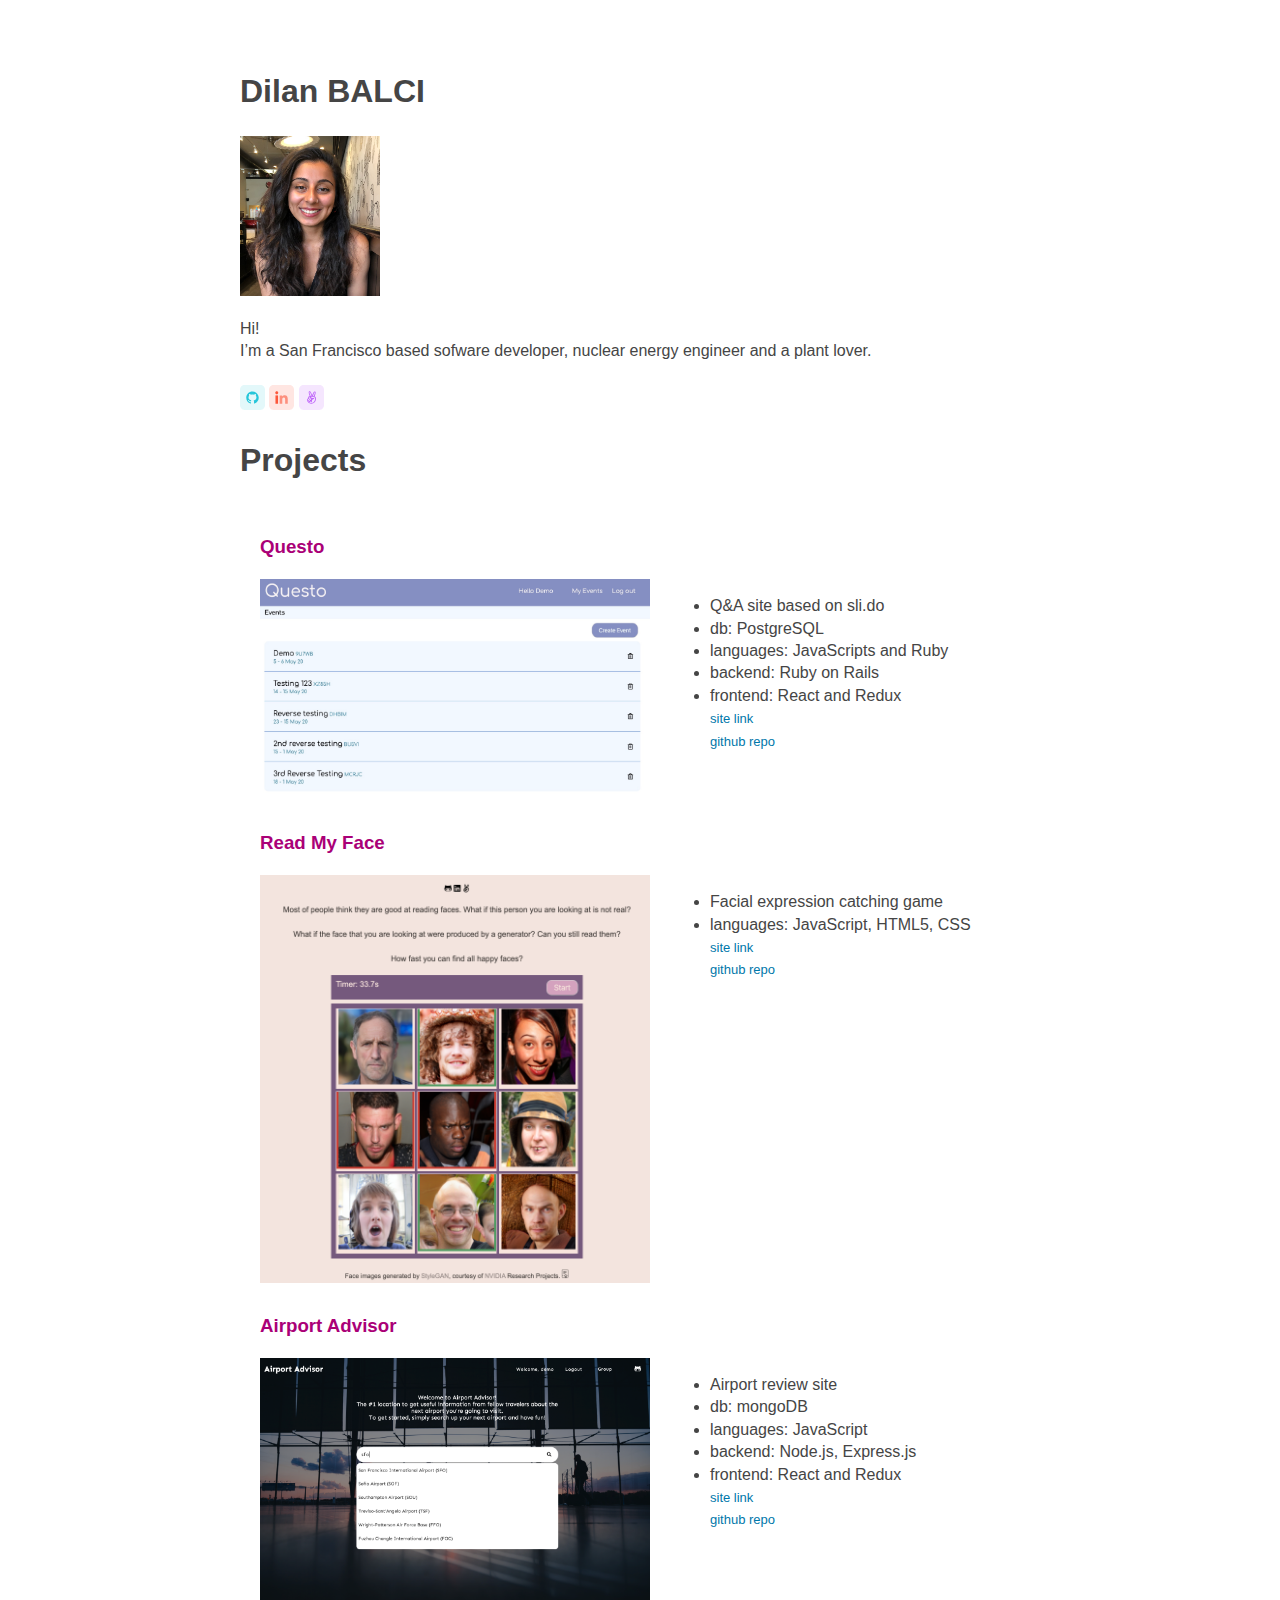
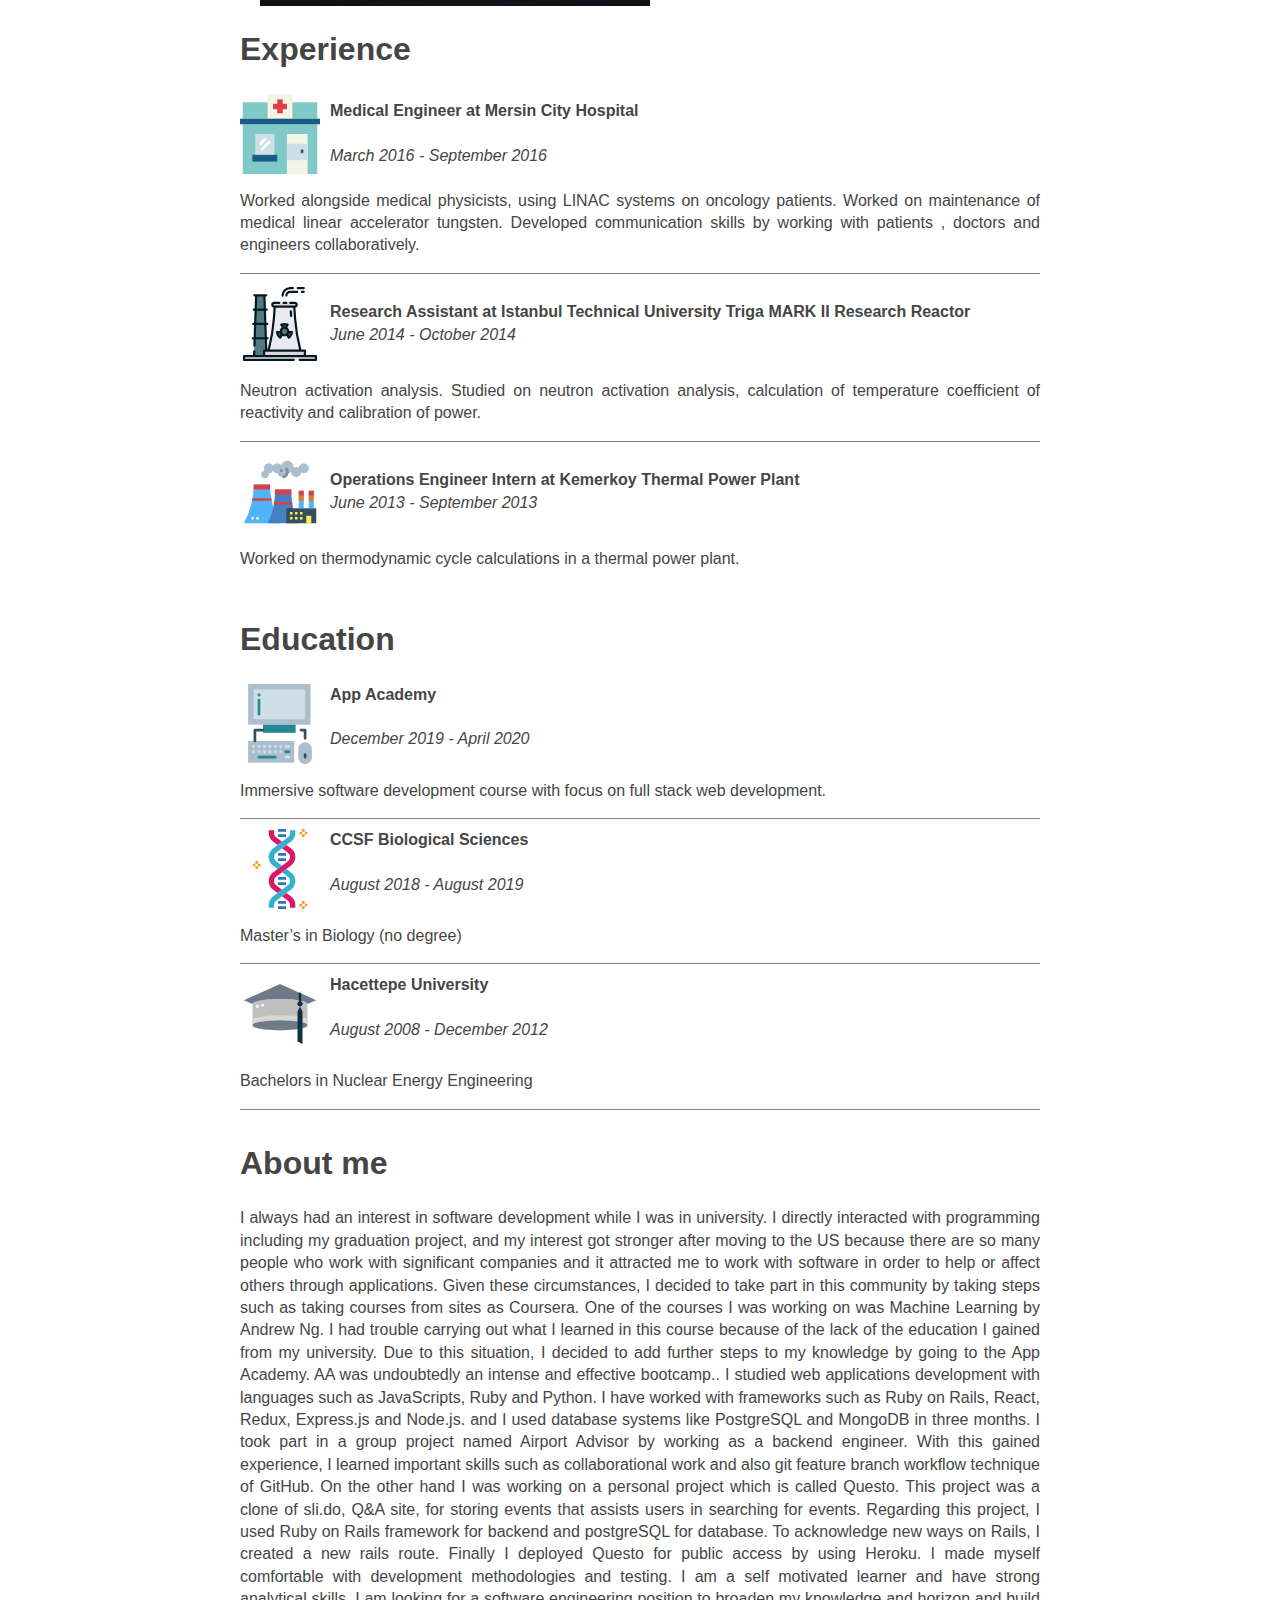
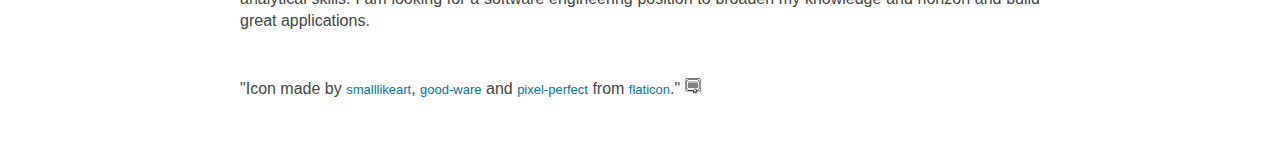
<file: index.html>
<!DOCTYPE html>
<html lang="en">
<head>
    <meta charset="UTF-8">
    <meta name="viewport" content="width=device-width, initial-scale=1.0">
    <title>Dilan Balci</title>
    <link rel="stylesheet" href="main.css">
    <script src="main.js"></script>
    <link rel="icon" type="image/png" href="images/trinity.png">
</head>

<body>
        <!-- ICONS -->
        <svg style="display: none;">
            <defs>
                <symbol id="icon-power_plant">
                    <g>
                        <g>
                            <path d="m42.43 117h-20l.521-15.049 2.895-83.759h13.168l2.895 83.759z" fill="#537980" />
                            <path
                                d="m88.188 55.71-1.847-25.518h-30.322l-1.846 25.518a268.461 268.461 0 0 1 -9.016 52.19l-2.727 9.85h57.5l-2.73-9.85a268.3 268.3 0 0 1 -9.012-52.19z"
                                fill="#eaeaf0" />
                            <path d="m6.5 115.5h115v6h-115z" fill="#eaeaf0" />
                            <path d="m38.553 106.5h65.255v9h-65.255z" fill="#d8d8d8" />
                            <rect fill="#d8d8d8" height="6" rx="3" width="39" x="51.68" y="30.192" />
                            <path
                                d="m69.1 70.37-3.02-5.23a5.054 5.054 0 0 1 .53-.24 12.053 12.053 0 0 1 9.14 0 5.054 5.054 0 0 1 .53.24l-3.02 5.23a6.031 6.031 0 0 0 -4.16 0z"
                                fill="#385b60" />
                            <path
                                d="m67.34 80.61-3.02 5.23a11.673 11.673 0 0 1 -1.62-1.36 11.827 11.827 0 0 1 -3.47-7.47h6.04a6 6 0 0 0 2.07 3.6z"
                                fill="#385b60" />
                            <circle cx="71.18" cy="76" fill="#537980" r="6" />
                            <path
                                d="m83.14 77.01a11.994 11.994 0 0 1 -3.57 7.56 10.974 10.974 0 0 1 -1.53 1.27l-3.02-5.23a6 6 0 0 0 2.07-3.6z"
                                fill="#385b60" />
                        </g>
                        <g fill="#051720">
                            <path
                                d="m81.823 52.674c.043 0 .086 0 .129-.005a1.749 1.749 0 0 0 1.619-1.869l-.508-7.012a1.75 1.75 0 0 0 -3.491.252l.508 7.012a1.749 1.749 0 0 0 1.743 1.622z" />
                            <path
                                d="m80.18 14.25h11.391a1.75 1.75 0 0 0 0-3.5h-11.391a7.759 7.759 0 0 0 -7.75 7.75 1.75 1.75 0 0 0 3.5 0 4.255 4.255 0 0 1 4.25-4.25z" />
                            <path d="m102.055 10.75h-3.1a1.75 1.75 0 0 0 0 3.5h3.1a1.75 1.75 0 0 0 0-3.5z" />
                            <path d="m92.446 8.25h9.609a1.75 1.75 0 0 0 0-3.5h-9.609a1.75 1.75 0 0 0 0 3.5z" />
                            <path
                                d="m68.18 20.25a1.75 1.75 0 0 0 1.75-1.75 10.261 10.261 0 0 1 10.25-10.25h4.62a1.75 1.75 0 0 0 0-3.5h-4.62a13.766 13.766 0 0 0 -13.75 13.75 1.75 1.75 0 0 0 1.75 1.75z" />
                            <path
                                d="m121.5 113.75h-15.942v-7.25a1.75 1.75 0 0 0 -1.75-1.75h-5.632a267.875 267.875 0 0 1 -8.24-49.167l-1.291-17.74a4.75 4.75 0 0 0 -.965-9.4h-7.347a1.75 1.75 0 0 0 0 3.5h7.347a1.25 1.25 0 0 1 0 2.5h-33a1.25 1.25 0 0 1 0-2.5h8.153a1.75 1.75 0 0 0 0-3.5h-8.153a4.75 4.75 0 0 0 -.965 9.4l-1.291 17.741a267.055 267.055 0 0 1 -8.24 49.166h-.424l-.56-16.25h1.187a1.75 1.75 0 1 0 0-3.5h-1.311l-.671-19.353h1.189a1.75 1.75 0 0 0 0-3.5h-1.31l-.671-19.347h1.187a1.75 1.75 0 0 0 0-3.5h-1.308l-.67-19.353h1.192a1.75 1.75 0 0 0 0-3.5h-19.167a1.75 1.75 0 0 0 0 3.5h1.191l-.67 19.353h-1.311a1.75 1.75 0 0 0 0 3.5h1.19l-.67 19.352h-1.31a1.75 1.75 0 1 0 0 3.5h1.189l-.67 19.348h-1.309a1.75 1.75 0 0 0 0 3.5h1.188l-.356 10.271a1.75 1.75 0 0 0 3.5.122l.36-10.393h14.531l.563 16.25h-1.71a1.749 1.749 0 0 0 -1.75 1.75v7.25h-12.511l.208-6.021a1.75 1.75 0 0 0 -3.5-.121l-.212 6.142h-14.288a1.75 1.75 0 0 0 -1.75 1.75v6a1.75 1.75 0 0 0 1.75 1.75h79.5a1.75 1.75 0 0 0 0-3.5h-77.75v-2.5h111.5v2.5h-24.129a1.75 1.75 0 1 0 0 3.5h25.879a1.75 1.75 0 0 0 1.75-1.75v-6a1.75 1.75 0 0 0 -1.75-1.75zm-93.96-93.808h9.779l.671 19.358h-11.12zm-.791 22.858h11.362l.671 19.352h-12.7zm-1.461 42.2.67-19.353h12.942l.674 19.353zm30.628-29.163 1.3-17.9h27.927l1.3 17.894a271.4 271.4 0 0 0 8.119 48.914h-46.762a270.705 270.705 0 0 0 8.116-48.908zm-15.616 57.913v-5.5h61.755v5.5z" />
                            <path d="m74.18 28.442h-4.513a1.75 1.75 0 0 0 0 3.5h4.513a1.75 1.75 0 0 0 0-3.5z" />
                            <path
                                d="m83.14 75.26h-4.247a7.749 7.749 0 0 0 -3.222-5.565l2.125-3.68a1.749 1.749 0 0 0 -.7-2.422 6.327 6.327 0 0 0 -.682-.311 13.9 13.9 0 0 0 -10.434-.014 6.468 6.468 0 0 0 -.72.325 1.749 1.749 0 0 0 -.7 2.422l2.126 3.68a7.746 7.746 0 0 0 -3.222 5.565h-4.234a1.751 1.751 0 0 0 -1.745 1.887 13.624 13.624 0 0 0 3.978 8.571 13.293 13.293 0 0 0 1.865 1.563 1.747 1.747 0 0 0 .992.309 1.8 1.8 0 0 0 .386-.043 1.751 1.751 0 0 0 1.13-.832l2.122-3.675a7.666 7.666 0 0 0 6.444 0l2.122 3.675a1.755 1.755 0 0 0 1.132.832 1.726 1.726 0 0 0 .384.043 1.754 1.754 0 0 0 .994-.31 12.682 12.682 0 0 0 1.766-1.46 13.77 13.77 0 0 0 4.089-8.663 1.75 1.75 0 0 0 -1.744-1.9zm-13.187-6.913-1.316-2.28a10.339 10.339 0 0 1 5.086 0l-1.315 2.279c-.045-.008-.092 0-.137-.011a6.957 6.957 0 0 0 -2.181 0c-.046.007-.09.004-.137.012zm-6.1 14.808a10.168 10.168 0 0 1 -2.541-4.395h2.632c.007.019.019.037.027.056a7.643 7.643 0 0 0 .475 1c.026.045.055.088.082.133a7.614 7.614 0 0 0 .6.875c.014.017.024.038.038.055zm4.458-4.042c-.084-.079-.165-.159-.243-.244-.095-.1-.182-.212-.267-.324s-.149-.2-.215-.307-.134-.236-.195-.358-.114-.226-.159-.343-.084-.257-.121-.388a3.865 3.865 0 0 1 -.1-.384 4.2 4.2 0 0 1 -.081-.765 4.247 4.247 0 0 1 3.189-4.1c.086-.021.169-.052.256-.069a4.25 4.25 0 0 1 .736-.074h.139a4.25 4.25 0 0 1 .736.074c.086.017.17.048.255.069a4.185 4.185 0 0 1 3.112 4.865 3.87 3.87 0 0 1 -.1.384c-.037.131-.071.262-.12.388s-.1.23-.16.343-.123.243-.194.358-.14.207-.216.307a4.137 4.137 0 0 1 -.267.324c-.077.085-.159.165-.243.244a4.2 4.2 0 0 1 -5.744 0zm10.2 4.042-1.311-2.275c.014-.017.024-.038.038-.055a7.876 7.876 0 0 0 .6-.875c.026-.045.055-.088.081-.133a7.78 7.78 0 0 0 .476-1c.007-.019.019-.037.026-.056h2.633a10.327 10.327 0 0 1 -2.544 4.394z" />
                        </g>
                    </g>
                </symbol>
                <symbol id="icon-hospital">
                    <path d="m16 48h432v96h-432zm0 0" fill="#7fcac9" />
                    <path d="m160 0h144v144h-144zm0 0" fill="#f4f4e6" />
                    <path d="m16 176h432v288h-432zm0 0" fill="#7fcac9" />
                    <path d="m272 56h-24v-24h-32v24h-24v32h24v24h32v-24h24zm0 0" fill="#dd3e46" />
                    <path d="m0 144h464v32h-464zm0 0" fill="#195c85" />
                    <path d="m272 232h120v232h-120zm0 0" fill="#f4f4e6" />
                    <path d="m72 352h144v40h-144zm0 0" fill="#195c85" />
                    <path d="m88 232h112v120h-112zm0 0" fill="#cfdfe8" />
                    <path d="m272 288h120v96h-120zm0 0" fill="#cfdfe8" />
                    <path
                        d="m360 344c-4.417969 0-8-3.582031-8-8v-8c0-4.417969 3.582031-8 8-8s8 3.582031 8 8v8c0 4.417969-3.582031 8-8 8zm0 0"
                        fill="#195c85" />
                    <g fill="#fff">
                        <path
                            d="m120 296c-3.234375 0-6.152344-1.949219-7.390625-4.9375s-.550781-6.429688 1.734375-8.71875l24-24c3.140625-3.03125 8.128906-2.988281 11.214844.097656 3.085937 3.085938 3.128906 8.074219.097656 11.214844l-24 24c-1.5 1.5-3.535156 2.34375-5.65625 2.34375zm0 0" />
                        <path
                            d="m128 328c-3.234375 0-6.152344-1.949219-7.390625-4.9375s-.550781-6.429688 1.734375-8.71875l40-40c3.140625-3.03125 8.128906-2.988281 11.214844.097656 3.085937 3.085938 3.128906 8.074219.097656 11.214844l-40 40c-1.5 1.5-3.535156 2.34375-5.65625 2.34375zm0 0" />
                    </g>
                </symbol>
                <symbol id="icon-thermal_power_plant">
                    <g id="flat">
                        <path
                            d="m32 57h-29a61.186 61.186 0 0 0 6.62-18c.14-.65.27-1.32.39-2a63.84 63.84 0 0 0 .85-7c.09-1.3.14-2.64.14-4h13c0 1.36.05 2.7.14 4a63.84 63.84 0 0 0 .85 7c.12.68.25 1.35.39 2a61.186 61.186 0 0 0 6.62 18z"
                            fill="#50b4f8" />
                        <path
                            d="m47 57h-25s3.33-5 5.03-15c.11-.65.21-1.31.3-2q.39-2.775.56-6c.07-1.28.11-2.61.11-4h13c0 1.39.04 2.72.11 4q.165 3.225.56 6c.09.69.19 1.35.3 2 1.7 10 5.03 15 5.03 15z"
                            fill="#4481c3" />
                        <path d="m37 45h24v12h-24z" fill="#394d5c" />
                        <path
                            d="m19.578 15.043a3.984 3.984 0 1 1 6.922-3.943 3.968 3.968 0 0 1 6.712-.465 4.987 4.987 0 0 1 9.788 1.365 4.944 4.944 0 0 1 -.059.587 3.9 3.9 0 0 1 4.1-.009 4.009 4.009 0 1 1 1.914 3.844 3.989 3.989 0 0 1 -7.955-.422.242.242 0 0 1 0-.025 4.954 4.954 0 0 1 -3 1.025c-.047 0-.091-.013-.137-.014a3.983 3.983 0 0 1 -7.726 0c-.046 0-.09.014-.137.014a3.982 3.982 0 0 1 -3.5-2.1 3.982 3.982 0 0 1 -3.5 2.1c-.065 0-.125-.016-.19-.019a2.969 2.969 0 0 1 .19 1.019 3 3 0 1 1 -3.422-2.957z"
                            fill="#aabece" />
                        <path d="m34 21v-2a3 3 0 0 0 1.984-5.25l1.323-1.5a5 5 0 0 1 -3.307 8.75z" fill="#7d8d9c" />
                        <path d="m32 14h2v2h-2z" fill="#7d8d9c" />
                        <g fill="#fcf05a">
                            <path d="m53 51h4v6h-4z" />
                            <path d="m40 48h2v2h-2z" />
                            <path d="m44 48h2v2h-2z" />
                            <path d="m44 52h2v2h-2z" />
                            <path d="m48 48h2v2h-2z" />
                            <path d="m48 52h2v2h-2z" />
                            <path d="m40 52h2v2h-2z" />
                        </g>
                        <path d="m24.14 30h-13.28c.09-1.3.14-2.64.14-4h13c0 1.36.05 2.7.14 4z" fill="#dd3e46" />
                        <path d="m41.11 34h-13.22c.07-1.28.11-2.61.11-4h13c0 1.39.04 2.72.11 4z" fill="#dd3e46" />
                        <path d="m25.38 39h-15.76c.14-.65.27-1.32.39-2h14.98c.12.68.25 1.35.39 2z" fill="#dd3e46" />
                        <path d="m41.97 42h-14.94c.11-.65.21-1.31.3-2h14.34c.09.69.19 1.35.3 2z" fill="#dd3e46" />
                        <path d="m9 52h2v2h-2z" fill="#f4f4e6" />
                        <path d="m13 52h2v2h-2z" fill="#f4f4e6" />
                        <path d="m55 31h4v14h-4z" fill="#50b4f8" />
                        <path d="m47 31h4v14h-4z" fill="#50b4f8" />
                        <path d="m47 31h4v4h-4z" fill="#dd3e46" />
                        <path d="m55 31h4v4h-4z" fill="#dd3e46" />
                        <path d="m47 35h4v4h-4z" fill="#e97424" />
                        <path d="m55 35h4v4h-4z" fill="#e97424" />
                    </g>
                </symbol>
                <symbol id="icon-computer">
                    <rect x="52.068" style="fill:#AABECE;" width="399.186" height="260.339" />
                    <rect x="86.78" y="34.712" style="fill:#CFDFE8;" width="329.763" height="190.915" />
                    <rect x="52.068" y="364.475" style="fill:#AABECE;" width="295.051" height="138.847" />
                    <g>
                        <rect x="112.814" y="60.746" style="fill:#238892;" width="17.356" height="17.356" />
                        <rect x="112.814" y="95.458" style="fill:#238892;" width="17.356" height="104.136" />
                    </g>
                    <g>
                        <path style="fill:#CFDFE8;" d="M269.017,407.864h-17.356v-17.356h17.356V407.864z M234.305,407.864h-17.356v-17.356h17.356V407.864
                                z M199.593,407.864h-17.356v-17.356h17.356V407.864z M164.881,407.864h-17.356v-17.356h17.356V407.864z M130.169,407.864h-17.356
                                v-17.356h17.356V407.864z M95.458,407.864H78.102v-17.356h17.356V407.864z" />
                        <path style="fill:#CFDFE8;" d="M269.017,442.576h-17.356V425.22h17.356V442.576z M234.305,442.576h-17.356V425.22h17.356V442.576z
                                M199.593,442.576h-17.356V425.22h17.356V442.576z M164.881,442.576h-17.356V425.22h17.356V442.576z M130.169,442.576h-17.356
                                V425.22h17.356V442.576z M95.458,442.576H78.102V425.22h17.356V442.576z" />
                    </g>
                    <path style="fill:#AABECE;" d="M416.542,373.153c-23.951,0.026-43.364,19.439-43.39,43.39v52.068c0,23.96,19.43,43.39,43.39,43.39
                            c23.96,0,43.39-19.43,43.39-43.39v-52.068C459.906,392.591,440.494,373.179,416.542,373.153z" />
                    <path style="fill:#394D5C;" d="M416.542,477.288c-4.79,0-8.678-3.888-8.678-8.678v-17.356c0-4.79,3.888-8.678,8.678-8.678
                            c4.79,0,8.678,3.888,8.678,8.678v17.356C425.22,473.4,421.333,477.288,416.542,477.288z" />
                    <g>
                        <path style="fill:#238892;" d="M225.627,477.288H121.492c-4.79,0-8.678-3.888-8.678-8.678s3.888-8.678,8.678-8.678h104.136
                                c4.79,0,8.678,3.888,8.678,8.678S230.417,477.288,225.627,477.288z" />
                        <rect x="147.525" y="260.339" style="fill:#238892;" width="208.271" height="52.068" />
                    </g>
                    <g>
                        <path style="fill:#394D5C;"
                            d="M95.458,373.153c-4.79,0-8.678-3.888-8.678-8.678v-69.424c0-4.79,3.888-8.678,8.678-8.678h52.068
                                c4.79,0,8.678,3.888,8.678,8.678s-3.888,8.678-8.678,8.678h-43.39v60.746C104.136,369.265,100.248,373.153,95.458,373.153z" />
                        <path style="fill:#394D5C;"
                            d="M416.542,355.797c-4.79,0-8.678-3.888-8.678-8.678v-43.39h-17.356c-4.79,0-8.678-3.888-8.678-8.678
                                s3.888-8.678,8.678-8.678h26.034c4.79,0,8.678,3.888,8.678,8.678v52.068C425.22,351.909,421.333,355.797,416.542,355.797z" />
                    </g>
                    <rect x="286.373" y="459.932" style="fill:#CFDFE8;" width="34.712" height="17.356" />
                    <rect x="286.373" y="425.22" style="fill:#238892;" width="34.712" height="17.356" />
                    <rect x="286.373" y="390.508" style="fill:#CFDFE8;" width="34.712" height="17.356" />
                </symbol>
                <symbol id="icon-dna">
                    <path
                        d="m175.222656 356.875c6.679688 5.011719 10.613282 12.875 10.613282 21.226562v13.265626h26.53125v-13.265626c0-16.703124-7.863282-32.433593-21.226563-42.453124l-22.996094-17.246094-22.109375 16.582031zm0 0"
                        fill="#d9176c" />
                    <path
                        d="m116.847656 41.125c-6.679687-5.007812-10.613281-12.875-10.613281-21.226562v-13.265626h-26.53125v13.265626c0 16.703124 7.863281 32.433593 21.226563 42.453124l22.996093 17.246094 22.109375-16.582031zm0 0"
                        fill="#d9176c" />
                    <path
                        d="m191.140625 96.847656-22.996094-17.246094-22.109375 16.582032 29.1875 21.890625c11.722656 8.792969 14.097656 25.421875 5.304688 37.148437-1.507813 2.011719-3.292969 3.796875-5.304688 5.304688l-51.296875 38.472656-22.996093 17.246094c-23.449219 17.585937-28.199219 50.847656-10.613282 74.292968 3.015625 4.023438 6.589844 7.597657 10.613282 10.613282l22.996093 17.246094 22.109375-16.582032-29.1875-21.890625c-11.722656-8.792969-14.097656-25.421875-5.304687-37.148437 1.507812-2.011719 3.292969-3.796875 5.304687-5.304688l51.296875-38.472656 22.996094-17.246094c23.449219-17.585937 28.199219-50.847656 10.613281-74.292968-3.015625-4.023438-6.589844-7.597657-10.613281-10.613282zm0 0"
                        fill="#d9176c" />
                    <path
                        d="m191.140625 216.246094-22.996094-17.246094-22.109375 16.582031 29.1875 21.890625c11.722656 8.792969 14.097656 25.425782 5.304688 37.148438-1.507813 2.011718-3.292969 3.796875-5.304688 5.304687l-29.1875 21.890625-22.109375 16.585938-22.996093 17.246094c-13.363282 10.019531-21.226563 25.75-21.226563 42.453124v13.265626h26.53125v-13.265626c0-8.351562 3.933594-16.21875 10.613281-21.226562l51.296875-38.472656 22.996094-17.246094c23.449219-17.585938 28.199219-50.847656 10.613281-74.292969-3.015625-4.027343-6.589844-7.597656-10.613281-10.617187zm0 0"
                        fill="#32b1cc" />
                    <path
                        d="m185.835938 6.632812v13.265626c0 8.351562-3.933594 16.21875-10.613282 21.226562l-51.296875 38.472656-22.996093 17.246094c-23.449219 17.585938-28.199219 50.847656-10.613282 74.292969 3.015625 4.023437 6.589844 7.597656 10.613282 10.613281l22.996093 17.246094 22.109375-16.582032-29.1875-21.890624c-11.722656-8.792969-14.097656-25.421876-5.304687-37.148438 1.507812-2.007812 3.292969-3.796875 5.304687-5.304688l51.296875-38.472656 22.996094-17.242187c13.363281-10.023438 21.226563-25.75 21.226563-42.457031v-13.265626zm0 0"
                        fill="#32b1cc" />
                    <path d="m126.132812 0h39.800782v13.265625h-39.800782zm0 0" fill="#2d75bb" />
                    <path d="m126.132812 26.535156h39.800782v13.265625h-39.800782zm0 0" fill="#2d75bb" />
                    <path d="m126.132812 119.398438h39.800782v13.265624h-39.800782zm0 0" fill="#2d75bb" />
                    <path d="m126.132812 145.933594h39.800782v13.265625h-39.800782zm0 0" fill="#2d75bb" />
                    <path d="m126.132812 238.800781h39.800782v13.265625h-39.800782zm0 0" fill="#2d75bb" />
                    <path d="m126.132812 265.335938h39.800782v13.265624h-39.800782zm0 0" fill="#2d75bb" />
                    <path d="m126.132812 358.199219h39.800782v13.265625h-39.800782zm0 0" fill="#2d75bb" />
                    <path d="m126.132812 384.734375h39.800782v13.265625h-39.800782zm0 0" fill="#2d75bb" />
                    <g fill="#f49e21">
                        <path d="m245.535156 0h13.265625v13.265625h-13.265625zm0 0" />
                        <path d="m245.535156 26.535156h13.265625v13.265625h-13.265625zm0 0" />
                        <path d="m232.269531 13.265625h13.265625v13.265625h-13.265625zm0 0" />
                        <path d="m258.800781 13.265625h13.265625v13.265625h-13.265625zm0 0" />
                        <path d="m13.367188 159.199219h13.265624v13.265625h-13.265624zm0 0" />
                        <path d="m13.367188 185.734375h13.265624v13.265625h-13.265624zm0 0" />
                        <path d="m.101562 172.464844h13.265626v13.269531h-13.265626zm0 0" />
                        <path d="m26.632812 172.464844h13.265626v13.269531h-13.265626zm0 0" />
                        <path d="m245.535156 358.199219h13.265625v13.265625h-13.265625zm0 0" />
                        <path d="m245.535156 384.734375h13.265625v13.265625h-13.265625zm0 0" />
                        <path d="m232.269531 371.46875h13.265625v13.265625h-13.265625zm0 0" />
                        <path d="m258.800781 371.46875h13.265625v13.265625h-13.265625zm0 0" />
                    </g>
                </symbol>
                <symbol id="icon-uni">
                    <g id="flat">
                        <path
                            d="M32,20c-12.15,0-22,1.791-22,4V41c0,2.209,9.85,4,22,4s22-1.791,22-4V24C54,21.791,44.15,20,32,20Z"
                            style="fill:#bfbfbf" />
                        <path d="M32,8,3,21l7,3c0-2.209,9.85-4,22-4s22,1.791,22,4l7-3Z" style="fill:#6e7a88" />
                        <path d="M32,45c12.15,0,22-1.791,22-4V37c0-2.209-9.85-4-22-4s-22,1.791-22,4v4C10,43.209,19.85,45,32,45Z"
                            style="fill:#d8d8d2" />
                        <ellipse cx="32" cy="41" rx="22" ry="4" style="fill:#6e7a88" />
                        <rect x="13" y="25" width="2" height="2" style="fill:#fff" />
                        <rect x="17" y="24" width="2" height="2" style="fill:#fff" />
                        <path d="M49,22.277V15H47v7.277a2,2,0,1,0,2,0Z" style="fill:#113142" />
                        <polygon points="50 56 46 54 46 30 48 26 50 30 50 56" style="fill:#113142" />
                    </g>
                </symbol>
                <symbol id="icon-github">
                    <!-- viewBox="0 0 32 32" -->
                    <path
                        d="m26 32h-20c-3.314 0-6-2.686-6-6v-20c0-3.314 2.686-6 6-6h20c3.314 0 6 2.686 6 6v20c0 3.314-2.686 6-6 6z"
                        fill="#e3f8fa" />
                    <path
                        d="m16 8.333c-4.42 0-8 3.52-8 7.861 0 3.474 2.292 6.42 5.47 7.458.4.074.547-.169.547-.378 0-.187-.007-.681-.01-1.336-2.225.474-2.695-1.055-2.695-1.055-.364-.907-.89-1.15-.89-1.15-.725-.487.056-.478.056-.478.803.055 1.225.81 1.225.81.713 1.202 1.873.855 2.33.654.072-.508.278-.855.507-1.051-1.777-.197-3.644-.873-3.644-3.885 0-.858.31-1.559.823-2.109-.09-.198-.36-.998.07-2.081 0 0 .67-.211 2.2.806.64-.175 1.32-.261 2-.265.68.004 1.36.09 2 .265 1.52-1.017 2.19-.806 2.19-.806.43 1.083.16 1.882.08 2.081.51.55.82 1.251.82 2.109 0 3.02-1.87 3.685-3.65 3.878.28.236.54.718.54 1.454 0 1.052-.01 1.897-.01 2.153 0 .206.14.452.55.373 3.201-1.03 5.491-3.978 5.491-7.446 0-4.342-3.582-7.862-8-7.862z"
                        fill="#26c6da" />
                </symbol>
                <symbol id="icon-linkedin">
                    <!-- viewBox="0 0 32 32" -->
                    <path
                        d="m26 32h-20c-3.314 0-6-2.686-6-6v-20c0-3.314 2.686-6 6-6h20c3.314 0 6 2.686 6 6v20c0 3.314-2.686 6-6 6z"
                        fill="#ffe6e2" />
                    <path
                        d="m23.996 24 .004-.001v-5.868c0-2.871-.618-5.082-3.974-5.082-1.613 0-2.696.885-3.138 1.725h-.046v-1.457h-3.182v10.682h3.314v-5.289c0-1.393.264-2.739 1.989-2.739 1.699 0 1.725 1.589 1.725 2.829v5.2z"
                        fill="#fd907e" />
                    <g fill="#fc573b">
                        <path d="m8.264 13.318h3.317v10.682h-3.317z" />
                        <path
                            d="m9.921 8c-1.06 0-1.921.861-1.921 1.921 0 1.061.861 1.939 1.921 1.939s1.921-.878 1.921-1.939c0-1.06-.861-1.921-1.921-1.921z" />
                    </g>
                </symbol>
                <symbol id="icon-angelist">
                    <!-- viewBox="0 0 32 32" -->
                    <path
                        d="m26 32h-20c-3.314 0-6-2.686-6-6v-20c0-3.314 2.686-6 6-6h20c3.314 0 6 2.686 6 6v20c0 3.314-2.686 6-6 6z"
                        fill="#f5e6fe" />
                    <path
                        d="m15.572 24c3.758 0 6.095-2.769 6.095-6.341 0-1.347-.219-2.563-1.748-2.928.372-1.019 1.446-3.965 1.446-4.909 0-.831-.5-1.528-1.391-1.528-1.42 0-2.694 4.115-3.092 5.097-.31-.891-1.756-5.391-3.03-5.391-.99 0-1.455.715-1.455 1.615 0 1.103 1.089 3.963 1.484 5.063-.2-.072-.417-.135-.637-.135-.745 0-1.538.909-1.538 1.644 0 .278.156.669.255.928-1.175.313-1.627 1.081-1.627 2.241-.004 2.256 2.175 4.644 5.238 4.644zm3.22-12.625c.128-.385.672-2.009 1.181-2.009.274 0 .347.278.347.5 0 .597-1.229 3.894-1.5 4.625l-1.083-.187zm-5.395-1.865c0-.373.462-1.429 1.474 1.471l1.102 3.135c-.497-.041-.882-.094-1.127.044-.347-.9-1.449-3.741-1.449-4.65zm-.073 6.115c.933.001 2.137 2.957 2.137 3.357 0 .159-.156.356-.338.356-.666 0-2.449-2.403-2.449-3.053.004-.242.405-.66.65-.66zm-1.072 2.446c.363 0 1.729 1.885 1.729 2.285 0 .153-.245.259-.372.259-.513 0-.713-.485-1.627-1.606-.946.928.653 2.715 1.857 2.715.831 0 1.372-.756 1.21-1.313.118 0 .264.009.372-.019.035.847.29 1.856 1.328 1.928 0-.028.064-.222.064-.231 0-.544-.338-1.019-.338-1.572 0-.885.691-1.741 1.391-2.241.255-.187.564-.303.863-.409.309-.115.637-.25.872-.481-.035-.35-.181-.659-.538-.659-.882 0-3.84.125-3.84-1.241 0-.209.003-.409.554-.409 1.029 0 3.64.25 4.404.909.576.503.774 3.537-.987 5.459l-.001.001c-.927 1-2.111 1.519-3.493 1.519-1.891 0-3.385-1.019-4.105-2.759-.544-1.356.121-2.135.657-2.135zm3.801-.562c.31.097.628.126.946.188-.236.169-.446.375-.647.597-.089-.266-.197-.525-.299-.785z"
                        fill="#be63f9" />
                </symbol>
                <symbol id="icon-licence">
                    <g>
                        <path d="M121.5,4.75H6.5A1.75,1.75,0,0,0,4.75,6.5v97.31a1.751,1.751,0,0,0,1.75,1.75H68.214c.017.024.037.048.054.072l-5.16,10.92a1.749,1.749,0,0,0,1.948,2.459L69.792,118l2.235,4.307a1.75,1.75,0,0,0,1.553.943h.033a1.752,1.752,0,0,0,1.55-1l4.337-9.181,4.337,9.181a1.752,1.752,0,0,0,1.551,1h.032a1.75,1.75,0,0,0,1.554-.946L89.2,118l4.744,1.012a1.751,1.751,0,0,0,1.947-2.46l-5.163-10.925c.017-.023.035-.044.051-.067H121.5a1.751,1.751,0,0,0,1.75-1.75V6.5A1.75,1.75,0,0,0,121.5,4.75ZM26.139,96.06A13.78,13.78,0,0,0,14.25,84.17V26.14A13.78,13.78,0,0,0,26.139,14.25h75.722A13.78,13.78,0,0,0,113.75,26.14V84.17a13.78,13.78,0,0,0-11.889,11.89H93.136a13.739,13.739,0,0,0-27.278,0ZM79.5,107.973a10.25,10.25,0,1,1,10.25-10.25A10.261,10.261,0,0,1,79.5,107.973Zm-5.991,9.587L72.283,115.2a1.746,1.746,0,0,0-1.919-.9l-2.58.551,3.053-6.461a13.681,13.681,0,0,0,5.7,2.754ZM88.625,114.3a1.753,1.753,0,0,0-1.919.908l-1.215,2.348-3.029-6.412a13.7,13.7,0,0,0,5.7-2.756l3.055,6.465ZM119.75,102.06H92.535a13.681,13.681,0,0,0,.575-2.5H103.5a1.751,1.751,0,0,0,1.75-1.75A10.261,10.261,0,0,1,115.5,87.56a1.751,1.751,0,0,0,1.75-1.75V24.5a1.75,1.75,0,0,0-1.75-1.75A10.261,10.261,0,0,1,105.25,12.5a1.75,1.75,0,0,0-1.75-1.75h-79a1.75,1.75,0,0,0-1.75,1.75A10.261,10.261,0,0,1,12.5,22.75a1.75,1.75,0,0,0-1.75,1.75V85.81a1.751,1.751,0,0,0,1.75,1.75A10.261,10.261,0,0,1,22.75,97.81a1.751,1.751,0,0,0,1.75,1.75H65.884a13.681,13.681,0,0,0,.575,2.5H8.25V8.25h111.5Z" />
                        <path d="M24.5,61.4h79a1.75,1.75,0,0,0,0-3.5h-79a1.75,1.75,0,1,0,0,3.5Z" />
                        <path d="M24.5,70.4h79a1.75,1.75,0,0,0,0-3.5h-79a1.75,1.75,0,0,0,0,3.5Z" />
                        <path d="M24.5,52.4h79a1.75,1.75,0,0,0,0-3.5h-79a1.75,1.75,0,1,0,0,3.5Z" />
                        <path d="M24.5,43.4h79a1.75,1.75,0,0,0,0-3.5h-79a1.75,1.75,0,1,0,0,3.5Z" />
                        <path d="M24.5,34.4h79a1.75,1.75,0,0,0,0-3.5h-79a1.75,1.75,0,0,0,0,3.5Z" />
                        <path
                            d="M105.25,77.654a1.751,1.751,0,0,0-1.75-1.75h-79a1.75,1.75,0,0,0,0,3.5h79A1.75,1.75,0,0,0,105.25,77.654Z" />
                        <path
                            d="M82.513,90.584a1.75,1.75,0,0,0-1.365,3.223,4.247,4.247,0,0,1,2.6,3.916,1.75,1.75,0,0,0,3.5,0A7.74,7.74,0,0,0,82.513,90.584Z" />
                    </g>
                </symbol>
            </defs>
        </svg>
    <div class="page">

        <h1>Dilan BALCI</h1>
            <img class="main-photo" src="images/dilan-balci.jpeg">
            <!-- <img src="images/cactus.svg" height="45" width="45"> -->
        <p>
            Hi!
            <br>
            I’m a San Francisco based sofware developer, nuclear energy engineer and a plant lover.
            <br>
            <!-- <img src="images/email.svg" width="25" height="25"> dlanbalci and its a gmail  -->
            <br>
            <a href="https://github.com/dbalci"><img src="images/github.svg" width="25" height="25" alt="github"></a>
            <a href="https://www.linkedin.com/in/dilan-balci/"><img src="images/linkedin.svg" width="25" height="25" alt="linkedin"></a>
            <a href="https://angel.co/u/dilan-balci"><img src="images/angelist.svg" width="25" height="25" alt="angelist"></i></a>
        </p>
        <h1>Projects</h1>
        <div class="projects">
            <div>
                <h3>Questo</h3>
                <div class="project-info">
                    <a href="https://questodb.herokuapp.com">
                        <img class="project-image" src="images/que.JPG" />
                    </a>
                    <ul>
                        <li>
                            Q&A site based on sli.do
                        </li>
                        <li>
                            db: PostgreSQL
                        </li>
                        <li>
                            languages: JavaScripts and Ruby
                        </li>
                        <li>
                            backend: Ruby on Rails
                        </li>
                        <li>
                            frontend: React and Redux
                        </li>
                        <a href="https://questodb.herokuapp.com">site link</a>
                        <br>
                        <a href="https://github.com/dbalci/questo">github repo</a>
                    </ul>
                </div>
            </div>
            <div>
                <h3>Read My Face</h3>
                <div class="project-info">
                    <a href="https://readface.herokuapp.com">
                        <img class="project-image" src="images/rmf.png" />
                    </a>
                    <ul>
                        <li>
                            Facial expression catching game
                        </li>
                        <li>
                            languages: JavaScript, HTML5, CSS
                        </li>
                        <a href="https://readface.herokuapp.com">site link</a>
                        <br>
                        <a href="https://github.com/dbalci/ReadMyFace">github repo</a>
                    </ul>
                </div>
            </div>
            <div>
                <h3>Airport Advisor</h3>
                <div class="project-info">
                    <a href="http://airport-advisor.herokuapp.com">
                        <img class="project-image" src="images/airport-advisor.png" />
                    </a>
                    <ul>
                        <li>
                            Airport review site
                        </li>
                        <li>
                            db: mongoDB
                        </li>
                        <li>
                            languages: JavaScript
                        </li>
                        <li>
                            backend: Node.js, Express.js
                        </li>
                        <li>
                            frontend: React and Redux
                        </li>
                        <a href="https://github.com/mendesnathanj/airport-advisor">site link</a>
                        <br>
                        <a href="http://airport-advisor.herokuapp.com">github repo</a>
                    </ul>
                </div>
            </div>
        </div>
        <h1>Experience</h1>
        <ul class="experience-list bare-list">
            <li>
                <div class="experience-title">
                    <svg class="logos" viewBox="0 0 464 464">
                        <use xlink:href="#icon-hospital"></use>
                    </svg>
                    <div class="experience-detail">
                        <b>Medical Engineer at Mersin City Hospital</b></br>
                        <i>March 2016 - September 2016</i>
                    </div>
                </div>
                <p>
                    Worked alongside medical physicists, using LINAC systems on oncology patients.
                    Worked on maintenance of medical linear accelerator tungsten.
                    Developed communication skills by working with patients , doctors and engineers collaboratively.
                </p>
            </li>
            <li>
                <div class="experience-title">
                    <svg class="logos" viewBox="0 0 128 128">
                        <use xlink:href="#icon-power_plant"></use>
                    </svg>
                    <div class="experience-detail">
                        <b>Research Assistant at Istanbul Technical University Triga MARK II Research Reactor<br></b>
                        <i>June 2014 - October 2014</i>
                    </div>
                </div>
                <p>
                    Neutron activation analysis.
                    Studied on neutron activation analysis, calculation of temperature coefficient of reactivity and calibration
                    of power.
                </p>
            </li>
            <li>
                <div class="experience-title">
                    <svg class="logos" viewBox="0 0 64 64">
                        <use xlink:href="#icon-thermal_power_plant"></use>
                    </svg>
                    <div class="experience-detail">
                        <b>Operations Engineer Intern at Kemerkoy Thermal Power Plant</b>
                        <i>June 2013 - September 2013</i>
                    </div>
                </div>
                <p>
                    Worked on thermodynamic cycle calculations in a thermal power plant.
                </p>
            </li>
        </ul>
        <h1>Education</h1>
        <ul class="education-list bare-list">
            <li>
                <div class="education-title">
                    <svg class="logos" viewBox="0 0 512 512">
                        <use xlink:href="#icon-computer"></use>
                    </svg>
                    <div class="education-detail">
                        <b>App Academy</b><br>
                        <i>December 2019 - April 2020</i>
                    </div>
                </div>
                <p>
                    Immersive software development course with focus on full stack web development.
                </p>
            </li>
            <li>
                <div class="education-title">
                    <svg class="logos" viewBox="-63 0 398 398.29401">
                        <use xlink:href="#icon-dna"></use>
                    </svg>
                    <div class="education-detail">
                        <b>CCSF Biological Sciences</b><br>
                        <i>August 2018 - August 2019</i>
                    </div>
                </div>
                <p>
                    Master’s in Biology (no degree)
                </p>
            </li>
            <li>
                <div class="education-title">
                    <svg class="logos" viewBox="0 0 64 64">
                        <use xlink:href="#icon-uni"></use>
                    </svg>
                    <div class="education-detail">
                        <b>Hacettepe University</b><br>
                        <i>August 2008 - December 2012</i>
                    </div>
                </div>
                <p>
                    Bachelors in Nuclear Energy Engineering
                </p>
            </li>
        </ul>
        <h1>About me</h1>
        <div>
            I always had an interest in software development while I was in university. I directly interacted with programming
            including my graduation project, and my interest got stronger after moving to the US because there are so many
            people
            who work with significant companies and it attracted me to work with software in order to help or affect others
            through
            applications. Given these circumstances, I decided to take part in this community by taking steps such as taking
            courses
            from sites as Coursera. One of the courses I was working on was Machine Learning by Andrew Ng. I had trouble
            carrying
            out what I learned in this course because of the lack of the education I gained from my university. Due to this
            situation, I decided to add further steps to my knowledge by going to the App Academy. AA was undoubtedly an intense
            and
            effective bootcamp.. I studied web applications development with languages such as JavaScripts, Ruby and Python. I
            have
            worked with frameworks such as Ruby on Rails, React, Redux, Express.js and Node.js. and I used database systems like
            PostgreSQL and MongoDB in three months. I took part in a group project named Airport Advisor by working as a backend
            engineer. With this gained experience, I learned important skills such as collaborational work and also git feature
            branch workflow technique of GitHub.
            On the other hand I was working on a personal project which is called Questo. This project was a clone of sli.do,
            Q&A
            site, for storing events that assists users in searching for events. Regarding this project, I used Ruby on Rails
            framework for backend and postgreSQL for database. To acknowledge new ways on Rails, I created a new rails route.
            Finally I deployed Questo for public access by using Heroku.
            I made myself comfortable with development methodologies and testing. I am a self motivated learner and have strong
            analytical skills. I am looking for a software engineering position to broaden my knowledge and horizon and build
            great
            applications.
        
        </div>
        <br>
        <br>
        <div class="license">
            "Icon made by <a href=" https://www.flaticon.com/authors/smalllikeart">smalllikeart</a>, <a
                href="https://www.flaticon.com/authors/good-ware">good-ware</a> and <a
                href="https://www.flaticon.com/authors/pixel-perfect">pixel-perfect</a> from <a
                href="https://www.flaticon.com">flaticon</a>."
            <a href="images/license.html">
                <svg id="licence-icon" viewBox="0 0 128 128">
                    <use xlink:href="#icon-licence"></use>
                </svg>
            </a>
        </div>
        <!-- Global site tag (gtag.js) - Google Analytics -->
        <script async src="https://www.googletagmanager.com/gtag/js?id=UA-167425497-1"></script>
        <script>
            window.dataLayer = window.dataLayer || [];
            function gtag() { dataLayer.push(arguments); }
            gtag('js', new Date());
            gtag('config', 'UA-167425497-1');
        </script>
    </body>
</html>
</file>
<file: main.css>
html {
    font-size: 62.5%;
}

body {
    font-family: Open Sans,Arial;
    color: #454545;
    font-size: 1.4rem;
    margin: 2em auto;
    max-width: 80rem;
    padding: 1em;
    line-height: 1.4;
    text-align: justify;
}

a {
    text-decoration: none;
    color: #0077aa;
    font-size: small;
}

.main-photo {
    height: 16rem;
    width: 14rem;
}

.projects {
    display: flex;
    margin-left: 2rem;
    flex-direction: column;
}

.projects h3 {
    margin-top: 3rem;
    color: #aa0077;
}


.project-info {
    display: flex;
    flex-direction: column;
    white-space: nowrap;
}

.project-info a {
    flex-basis: 50%;
}

.project-info ul {
    padding-left: 2rem;
}

.project-image {
    width: 100%;
    height: 100%;
    flex-basis: 45%;
}

.experience-list {
   display: flex;
   flex-direction: column;
   padding-left: 0;
}

.experience-title {
    display: flex;
    flex-direction: row;
    align-items: center;
}

.logos {
    flex-basis: 15%;
}

.experience-detail {
    display: flex;
    flex-direction: column;
    margin-left: 1rem;
    flex-basis: 85%;
}

.experience-list li {
    border-bottom: 1px solid #808080;
    margin-bottom: 1rem;
}

.experience-list li:last-child {
    border-bottom: none;
}

.experience-list li p {
    margin-left: 0;
}

.bare-list{
    list-style-type: none;
}

.education-list {
    display: flex;
    flex-direction: column;
    padding-left: 0;
}

.education-list li {
    margin-bottom: 1rem;
    border-bottom: 1px solid #808080;
}

.education-title {
    display: flex;
    flex-direction: row;
}

.education-detail {
    display: flex;
    flex-direction: column;
    margin-left: 1rem;
}

#licence-icon {
    width: 2%;
    height: 2%;
}

/*for tablet*/
@media screen and (min-width: 480px) {
    body {
        font-size: 1.6rem;
    }
    .project-info{
        flex-direction: row;
    }
    .project-info ul {
        padding-left: 4rem;
    }
    .logos{
        flex-basis: 10%;
    }
}


/*for desktop*/
@media screen and (min-width: 800px) {
    body {
        font-size: 1.6rem;
    }
    .project-info{
        flex-direction: row;
    }
    .project-info ul {
        padding-left: 6rem;
    }
}
</file>
